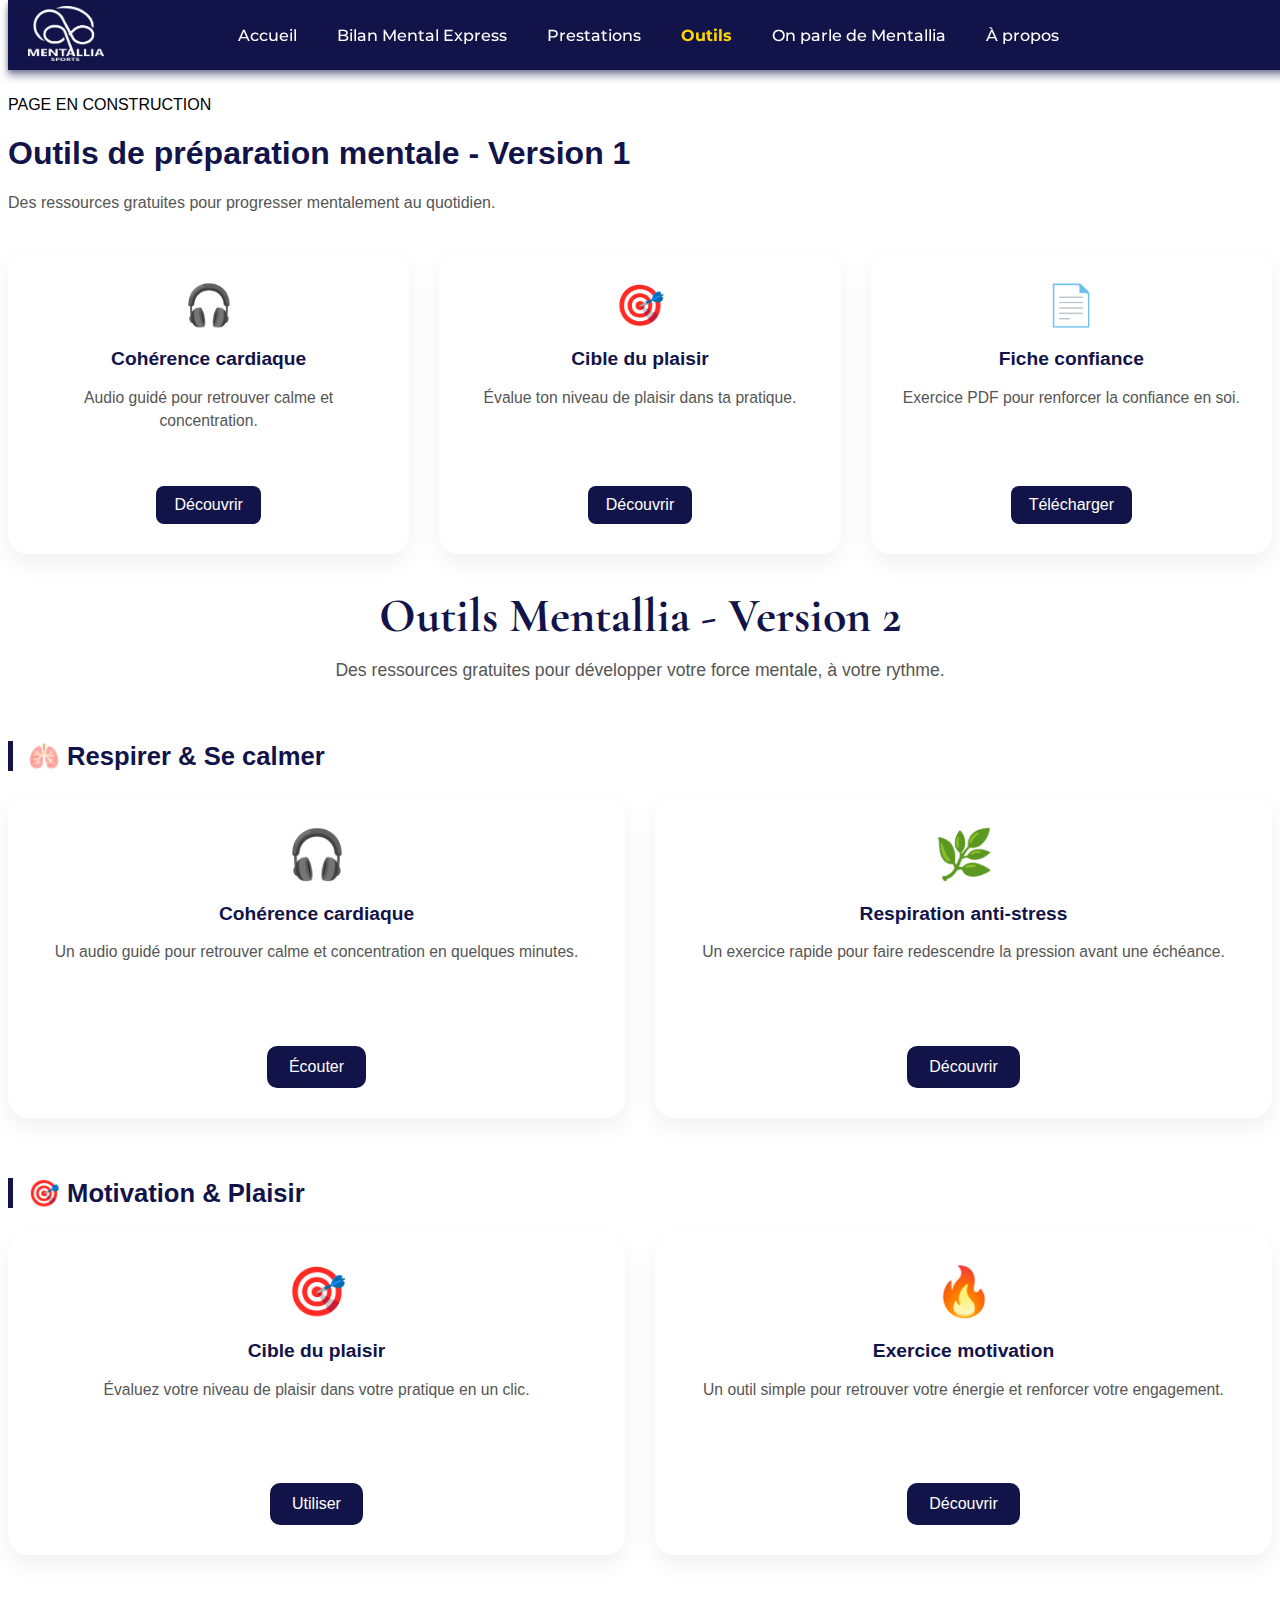
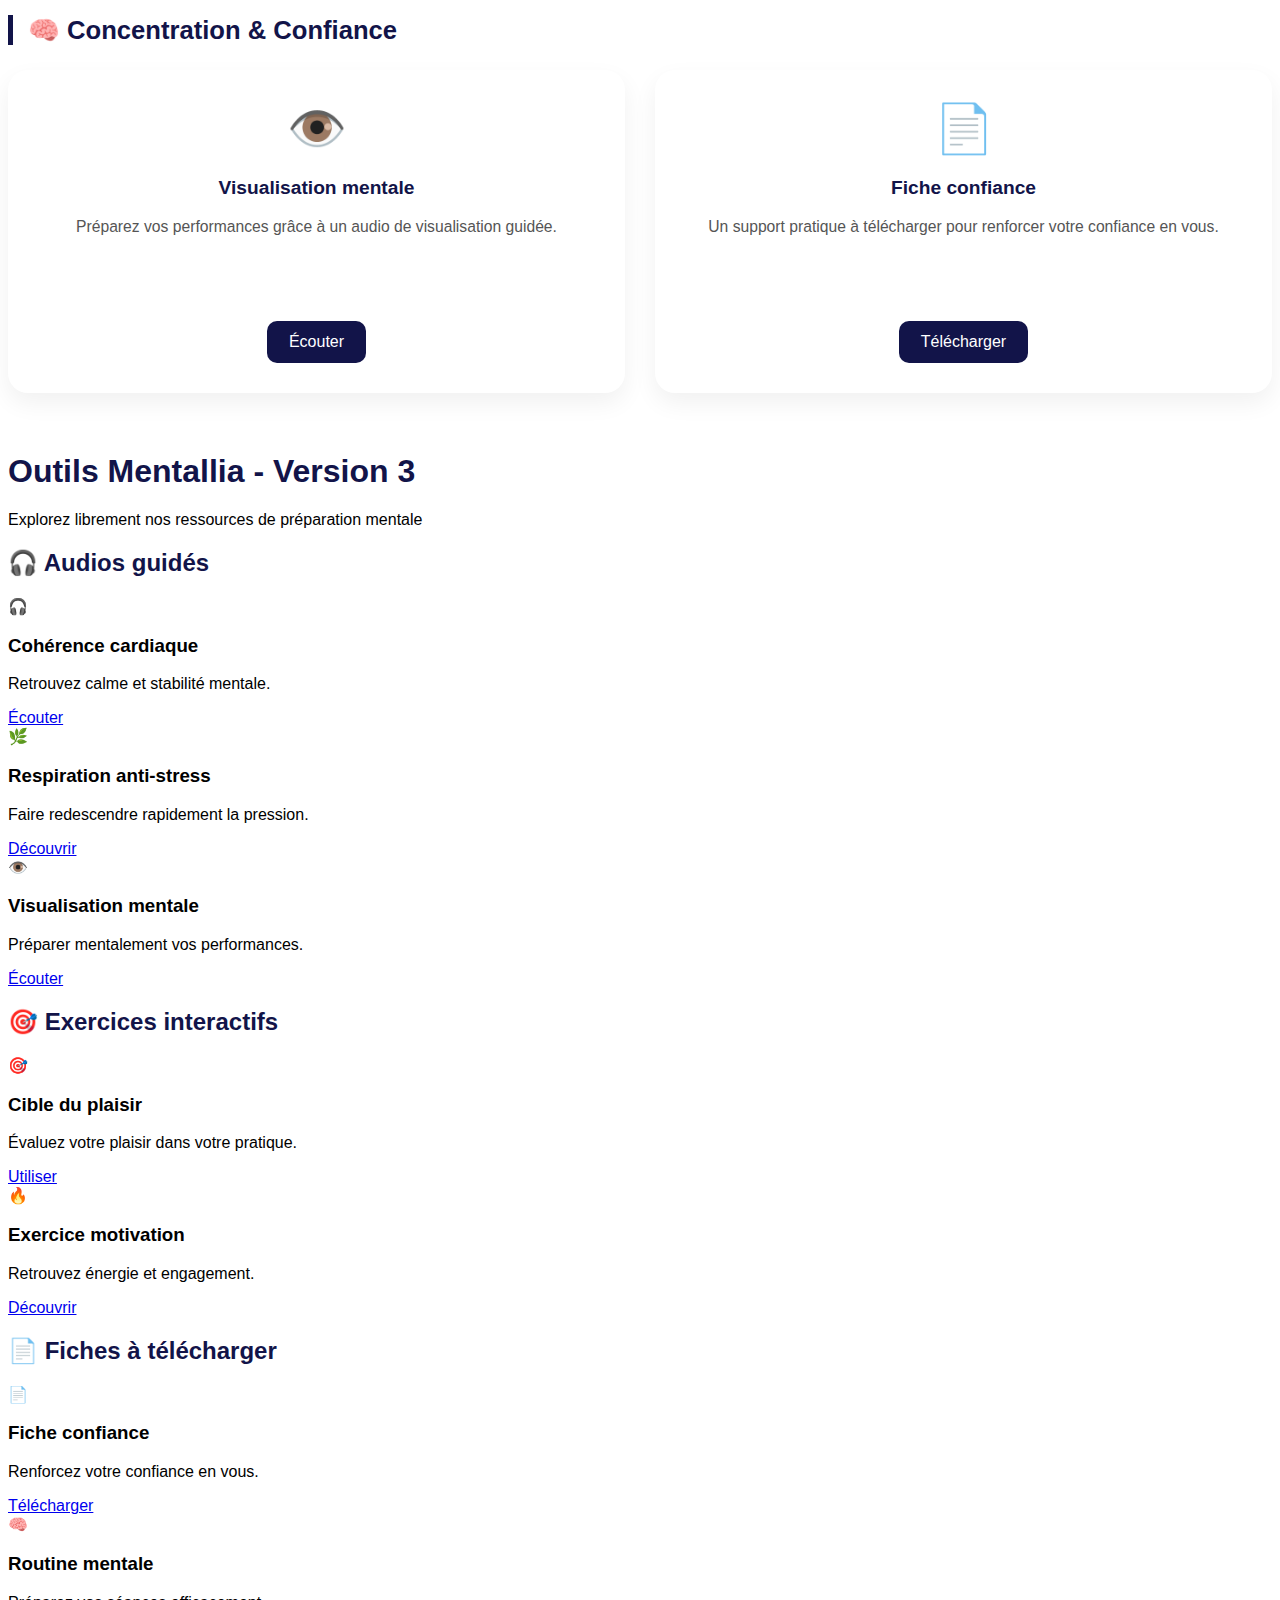
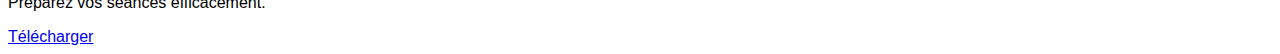
<file: outils.html>
<!DOCTYPE html>
<html lang="fr">
<head>
  <meta charset="UTF-8">
  <title>Mentallia – Outils</title>
  <meta name="viewport" content="width=device-width, initial-scale=1.0">
  <link rel="icon" href="favicon.png" type="image/png">
  <link rel="stylesheet" href="style.css">
  <link rel="preconnect" href="https://fonts.googleapis.com">
  <link rel="preconnect" href="https://fonts.gstatic.com" crossorigin>
  <link href="https://fonts.googleapis.com/css2?family=Montserrat:wght@500;600&display=swap" rel="stylesheet">
  <link href="https://fonts.googleapis.com/css2?family=Cormorant+Garamond:wght@600;700&display=swap" rel="stylesheet">
</head>

<body>

  <header class="site-header">
  <nav class="navbar">
    <!-- Logo à gauche -->
    <div class="nav-logo">
      <a href="index.html">
        <img src="images/logo-mentallia-blanc.png" alt="Mentallia" class="logo-navbar">
      </a>
    </div>  
    
    <!-- Liens centrés -->
    <ul class="nav-links">
      <li><a href="index.html">Accueil</a></li>
      <li><a href="bilan.html">Bilan Mental Express</a></li>
      <li><a href="prestations.html">Prestations</a></li>
      <li><a href="outils.html" class="active">Outils</a></li>
      <li><a href="avis.html">On parle de Mentallia</a></li>
      <li><a href="apropos.html">À propos</a></li>
      <!-- Tu pourras ajouter d'autres liens ici plus tard -->
    </ul>

    <!--Burger à droite -->
      <div class="menu-toggle" onclick="toggleMenu()">☰</div>
  </nav>
</header>

  <br/>

  <!--Début du texte -->
  PAGE EN CONSTRUCTION
  <section class="outils-section">
  <h1>Outils de préparation mentale - Version 1</h1>
  <p class="intro-outils">
    Des ressources gratuites pour progresser mentalement au quotidien.
  </p>

  <div class="outils-grid">

    <div class="outil-card">
      <div class="outil-icon">🎧</div>
      <h3>Cohérence cardiaque</h3>
      <p>Audio guidé pour retrouver calme et concentration.</p>
      <a href="audio1.html" class="outil-btn">Découvrir</a>
    </div>

    <div class="outil-card">
      <div class="outil-icon">🎯</div>
      <h3>Cible du plaisir</h3>
      <p>Évalue ton niveau de plaisir dans ta pratique.</p>
      <a href="cible-plaisir.html" class="outil-btn">Découvrir</a>
    </div>

    <div class="outil-card">
      <div class="outil-icon">📄</div>
      <h3>Fiche confiance</h3>
      <p>Exercice PDF pour renforcer la confiance en soi.</p>
      <a href="docs/confiance.pdf" class="outil-btn">Télécharger</a>
    </div>

  </div>
</section>

  <!-- outils.html -->
<section class="outils-premium">
  <div class="outils-hero">
    <h1>Outils Mentallia - Version 2</h1>
    <p>Des ressources gratuites pour développer votre force mentale, à votre rythme.</p>
  </div>

  <div class="outils-categories">

    <!-- Catégorie 1 -->
    <div class="categorie-bloc">
      <h2>🫁 Respirer & Se calmer</h2>
      <div class="outils-grid">

        <div class="outil-card">
          <div class="outil-visuel">🎧</div>
          <h3>Cohérence cardiaque</h3>
          <p>Un audio guidé pour retrouver calme et concentration en quelques minutes.</p>
          <a href="coherence.html" class="btn-outil">Écouter</a>
        </div>

        <div class="outil-card">
          <div class="outil-visuel">🌿</div>
          <h3>Respiration anti-stress</h3>
          <p>Un exercice rapide pour faire redescendre la pression avant une échéance.</p>
          <a href="respiration.html" class="btn-outil">Découvrir</a>
        </div>

      </div>
    </div>

    <!-- Catégorie 2 -->
    <div class="categorie-bloc">
      <h2>🎯 Motivation & Plaisir</h2>
      <div class="outils-grid">

        <div class="outil-card">
          <div class="outil-visuel">🎯</div>
          <h3>Cible du plaisir</h3>
          <p>Évaluez votre niveau de plaisir dans votre pratique en un clic.</p>
          <a href="cible-plaisir.html" class="btn-outil">Utiliser</a>
        </div>

        <div class="outil-card">
          <div class="outil-visuel">🔥</div>
          <h3>Exercice motivation</h3>
          <p>Un outil simple pour retrouver votre énergie et renforcer votre engagement.</p>
          <a href="motivation.html" class="btn-outil">Découvrir</a>
        </div>

      </div>
    </div>

    <!-- Catégorie 3 -->
    <div class="categorie-bloc">
      <h2>🧠 Concentration & Confiance</h2>
      <div class="outils-grid">

        <div class="outil-card">
          <div class="outil-visuel">👁️</div>
          <h3>Visualisation mentale</h3>
          <p>Préparez vos performances grâce à un audio de visualisation guidée.</p>
          <a href="visualisation.html" class="btn-outil">Écouter</a>
        </div>

        <div class="outil-card">
          <div class="outil-visuel">📄</div>
          <h3>Fiche confiance</h3>
          <p>Un support pratique à télécharger pour renforcer votre confiance en vous.</p>
          <a href="docs/confiance.pdf" class="btn-outil">Télécharger</a>
        </div>

      </div>
    </div>

  </div>
</section>

  <!-- outils.html : VERSION NETFLIX MENTALLIA -->

<section class="outils-netflix">

  <!-- HERO -->
  <div class="hero-netflix">
    <h1>Outils Mentallia - Version 3</h1>
    <p>Explorez librement nos ressources de préparation mentale</p>
  </div>

  <!-- LIGNE 1 -->
  <div class="outil-row">
    <h2>🎧 Audios guidés</h2>
    <div class="scroll-row">

      <div class="outil-tile">
        <div class="tile-thumb">🎧</div>
        <h3>Cohérence cardiaque</h3>
        <div class="tile-overlay">
          <p>Retrouvez calme et stabilité mentale.</p>
          <a href="coherence.html">Écouter</a>
        </div>
      </div>

      <div class="outil-tile">
        <div class="tile-thumb">🌿</div>
        <div class="tile-overlay">
          <h3>Respiration anti-stress</h3>
          <p>Faire redescendre rapidement la pression.</p>
          <a href="respiration.html">Découvrir</a>
        </div>
      </div>

      <div class="outil-tile">
        <div class="tile-thumb">👁️</div>
        <div class="tile-overlay">
          <h3>Visualisation mentale</h3>
          <p>Préparer mentalement vos performances.</p>
          <a href="visualisation.html">Écouter</a>
        </div>
      </div>

    </div>
  </div>

  <!-- LIGNE 2 -->
  <div class="outil-row">
    <h2>🎯 Exercices interactifs</h2>
    <div class="scroll-row">

      <div class="outil-tile">
        <div class="tile-thumb">🎯</div>
        <div class="tile-overlay">
          <h3>Cible du plaisir</h3>
          <p>Évaluez votre plaisir dans votre pratique.</p>
          <a href="cible-plaisir.html">Utiliser</a>
        </div>
      </div>

      <div class="outil-tile">
        <div class="tile-thumb">🔥</div>
        <div class="tile-overlay">
          <h3>Exercice motivation</h3>
          <p>Retrouvez énergie et engagement.</p>
          <a href="motivation.html">Découvrir</a>
        </div>
      </div>

    </div>
  </div>

  <!-- LIGNE 3 -->
  <div class="outil-row">
    <h2>📄 Fiches à télécharger</h2>
    <div class="scroll-row">

      <div class="outil-tile">
        <div class="tile-thumb">📄</div>
        <div class="tile-overlay">
          <h3>Fiche confiance</h3>
          <p>Renforcez votre confiance en vous.</p>
          <a href="docs/confiance.pdf">Télécharger</a>
        </div>
      </div>

      <div class="outil-tile">
        <div class="tile-thumb">🧠</div>
        <div class="tile-overlay">
          <h3>Routine mentale</h3>
          <p>Préparez vos séances efficacement.</p>
          <a href="docs/routine.pdf">Télécharger</a>
        </div>
      </div>

    </div>
  </div>

</section>
  
</body>
</file>
<file: style.css>
body {
  font-family: Arial, sans-serif;
  background-color: #ffffff;
  padding-top: 70px; /* espace pour la navbar fixe */
}

options: {
  responsive: true,
  maintainAspectRatio: false,
}

.separator-focus {
  width: 100%;
  height: 1px;
  max-width: 100%;
  margin: 50px 0;
  background-color: #121449;
  opacity: 0.4;
  position: relative;
}

.separator-focus::after {
  content: "";
  width: 8px;
  height: 8px;
  background-color: #ffd700;
  border-radius: 50%;
  position: absolute;
  left: 50%;
  top: 50%;
  transform: translate(-50%, -50%);
}

.hero {
  max-width: 1500px;
  margin: 50px auto;
  padding: 0 20px;
  text-align: center;
}

.hero-title {
  font-size: 2.2rem;
  font-weight: 700;
  margin-bottom: 30px;
  color: #121449;
}

.hero-text {
  font-size: 1.05rem;
  line-height: 1.7;
  margin-bottom: 20px;
}


h1, h2 {
  color: #121449;
}

.slider {
  width: 100%;
  margin-bottom: 20px;
}

button {
  padding: 15px;
  font-size: 16px;
  background-color: #121449;
  color: white;
  border: none;
  border-radius: 8px;
  width: 100%;
}

.question {
  margin-bottom: 30px;
}

.scale {
  display: flex;
  justify-content: space-between;
  font-size: 12px;
  color: #555;
  margin-top: 5px;
}

.slider {
  -webkit-appearance: none;
  width: 100%;
  height: 6px;
  border-radius: 5px;
  background: linear-gradient(
    to right,
    #121449 50%,
    #ddd 50%
  );
  outline: none;
  margin-top: 10px;
}

/* Le "bouton" du curseur */
.slider::-webkit-slider-thumb {
  -webkit-appearance: none;
  appearance: none;
  width: 22px;
  height: 22px;
  border-radius: 50%;
  background: #121449;
  cursor: pointer;
  transition: transform 0.2s;
}

.slider::-webkit-slider-thumb:hover {
  transform: scale(1.2);
}

.slider-container {
  position: relative;
  width: 100%;
  margin-top: 10px;
}

.slider-label {
  position: absolute;
  top: 28px; /* distance sous le curseur */
  transform: translateX(-50%);
  font-size: 12px;
  background-color: #121449;
  color: white;
  padding: 3px 8px;
  border-radius: 12px;
  white-space: nowrap;
  pointer-events: none;
  transition: left 0.15s ease;
}

.progress-container {
  width: 100%;
  height: 8px;
  background-color: #ddd;
  border-radius: 10px;
  margin-bottom: 25px;
  overflow: hidden;
}

.progress-bar {
  height: 100%;
  width: 0%;
  background-color: #121449;
  transition: width 0.3s ease;
}

.step {
  display: none;
}

.step.active {
  display: block;
}

#prevBtn {
  margin-top: 10px;
  background-color: #6b7280; /* gris */
}

.intro {
  font-size: 1.15rem;   /* légèrement plus grand */
  font-weight: bold;  /* sécurité si jamais <strong> est retiré */
  max-width: 1500px;
  margin: 10px auto;
  padding: 0 20px;
  text-align: center;
}

/* Grille Partenaires */
.partner-grid {
  display: grid;
  grid-template-columns: repeat(4, 1fr);
  gap: 40px;
  margin: 40px 0;
  align-items: end;
}

.partner-item {
  text-align: center;
}

.partner-item img {
  max-width: 100px;
  height: auto;
  margin-bottom: 5px;
  transition: transform 0.3s ease;
}

.partner-grid .partner-item p {
  font-size: 0.9rem;
  color: #121449;
  text-align: center;
}

.partner-item:hover img {
  transform: scale(1.05);
}

@media (max-width: 900px) {
  .partner-grid {
    grid-template-columns: repeat(2, 1fr);
  }
}

@media (max-width: 500px) {
  .partner-grid {
    grid-template-columns: 1fr;
  }
}

.home-page .header { /*mise en page en-tête page index.html */
  display: flex;
  justify-content: center;
  align-items: center;
  padding: 20px;
}

.home-page h2 {
  font-size: 1.5rem;
  margin-top: 30px;
  margin-bottom: 15px;
}
.home p {
  font-size: 1.1rem;
  line-height: 1.6;
  margin-bottom: 20px;
  text-align: justify;
}

.home ul {
  list-style: disc;
  font-family: 'Montserrat', sans-serif;
  text-align: left;
  margin: 0 auto 30px auto;
  padding-left: 20px;
  max-width: 600px;
}

.bilan-page .header { /*mise en page en-tête page bilan.html */
  display: flex;
  justify-content: center;
  align-items: center;
  padding: 20px;
}
.bilan-page .logo {
  height: 50px;
}

.bilan-send {
  max-width: 400px;
  margin: 30px auto;
  text-align: center;
}

.bilan-send input {
  width: 100%;
  padding: 10px;
  margin-bottom: 10px;
}

.bilan-send button {
  background: #121449;
  color: white;
  border: none;
  padding: 12px;
  cursor: pointer;
}


.home-page {
  text-align: center;
}

.logo-main {
  max-width: 200px;
  width: 100%;
  height: auto;
  margin: 40px auto;
  display: block;
}

.start-btn {
  display: inline-block;
  margin-top: 30px;
  padding: 15px 25px;
  background-color: #121449;
  color: white;
  text-decoration: none;
  font-size: 1.1rem;
  font-weight: bold;
  border-radius: 8px;
}

.start-btn:hover {
  background-color: #121449;
}

.back-home {
  text-decoration: none;
  font-weight: bold;
  color: #1e3a8a;
  font-size: 0.95rem;
}

.back-home:hover {
  text-decoration: underline;
}

.pdf-inline {
  font-style: italic;
  color: #121449;
  font-size: 0.75rem;
}

.pdf-inline a {
  color: #121449;
  text-decoration: none;
}

.pdf-inline a:hover {
  color: #ffec1f;
  text-decoration: underline;
}



/* Barre de navigation */
.navbar {
  position: fixed;
  top: 0;
  width: 100%;
  height: 70px;
  background-color: #121449;
  display: flex;
  align-items: center;
  justify-content: center;
  padding: 0 16px;
  box-sizing: border-box;
  z-index: 2000;
  box-shadow: 0 6px 8px rgba(18, 20, 73, 0.4), 0 2px 4px rgba(18, 20, 73, 0.3);
}

.nav-logo {
  display: flex;
  position: absolute;
  left: 20px;
  align-items: center;
  height: 100%;
}

.logo-navbar {
  max-height: 55px;
  width: auto;
}

.nav-links {
  list-style: none;
  display: flex;
  justify-content: center;
  align-items: center;
  gap: 30px; /* espace entre les liens */
  margin: 0;
  padding: 0;
}

/* Liens normaux */
.nav-links li {
  display: flex;
  align-items: center;
  height: 70px; /* même hauteur que la navbar */
}

.nav-links li a {
  text-decoration: none;
  font-family: 'Montserrat', sans-serif;
  color: white;
  font-weight: 500;
  display: flex;
  align-items: center;
  padding: 0 5px;
  transition: color 0.3s, opacity 0.3s;
}

/* Lien visité */
.nav-links li a:visited {
  color: white;
}

/* Survol  */
.nav-links li a:hover {
  opacity: 0.7;
  color: #ffd700; /* Couleur d'accent au survol */
}

/*Onglet actif */
.nav-links li a.active {
  color: #ffd700;
  font-weight: 700;
}

  .menu-toggle {
  display: none;
  font-size: 28px;
  color: white;
  cursor: pointer;
  flex: 0 0 auto;
}

@media (max-width: 768px) {
  .nav-links {
    position: fixed;
    top: 70px;
    left: 0;
    width: 100%;
    background-color: #121449;
    flex-direction: column;
    align-items: center;
    display: none;
    padding: 20px 0;
  }

  .nav-links.active {
    display: flex;
  }

  .menu-toggle {
    display: block;
    margin-left: auto; /* pousse le burger à droite */
  }
}


/* Footer */
.footer {
  background-color: #121449; /* bleu Mentallia */
  color: white;
  padding: 20px 20px;
  margin-top: 40px;
}

.footer a {
  color: white;
  text-decoration: none;
}

.footer a:hover {
  opacity: 0.7;
}

/* Grid */
.footer-grid {
  display: grid;
  grid-template-columns: repeat(3, 1fr);
  gap: 20px;
  align-items: center;
  max-width: 1200px;
  margin: 0 auto;
  text-align: center;
}

/* Colonnes */
.footer-col h3 {
  margin-bottom: 15px;
  font-size: 1.2rem;
}

.footer-col p {
  margin: 5px 0;
}

/* Réseaux sociaux */
.footer-social {
  display: flex;
  justify-content: center;
  gap: 15px;
}

.social-icon {
  width: 30px;
  height: 30px;
}

/* Responsive : mobile */
@media (max-width: 768px) {
  .footer-grid {
    grid-template-columns: 1fr;
    gap: 15px;
  }

  .footer-social {
    justify-content: center;
  }
}


.about-container {
  display: flex;
  max-width: 1200px;
  margin: 80px auto;
  padding: 0 20px;
  gap: 40px;
  align-items: flex-start;
  flex-wrap: wrap;
}

.about-photo {
  flex: 0 0 400px; /* largeur fixe réduite */
  width: 100%;      /* s’adapte au conteneur mais limité par flex */
  max-width: 400px; /* ne dépasse jamais 180px */
  border-radius: 10px;
}

.about-text {
  flex: 1;
  min-width: 250px;
}

    .about-text h1 {
      font-size: 2rem;
      font-weight: 600;
      margin-bottom: 20px;
    }

    .about-text p {
      margin-bottom: 20px;
      font-size: 1rem;
      text-align: justify;
    }

    /* Responsive : image au-dessus du texte sur mobile */
    @media (max-width: 768px) {
      .about-container {
        flex-direction: column;
        align-items: center;
      }

      .about-text {
        text-align: center;
      }
    }

.presta-page .header
  display: flex;
  justify-content: center;
  align-items: center;
  padding: 20px;
}

.presta-page {
  flex: 1;
  min-width: 250px;
  padding: 20px;
  justify-content: center;
  align-items: center;
}

.presta {
  max-width: 1500px;
  margin: 50px auto;
  padding: 0 20px;
  text-align: left;
}

    .presta-text h1 {
      font-size: 2rem;
      font-weight: 600;
      margin-bottom: 20px;
    }

    .presta-text h2 {
      font-size: 1.5rem;
      margin-top: 30px;
      margin-bottom: 15px;
    }

    .presta h3 {
      font-size: 1.3rem;
      margin-bottom: 5px
    }

    .presta-text p {
      margin-bottom: 20px;
      font-size: 1rem;
      text-align: justify;
    }

.presta-text ul {
  list-style: disc;
  text-align: left;
  margin: 0 auto 30px auto;
  padding-left: 20px;
  max-width: 600px;
}

.presta-grid {
  display: grid;
  grid-template-columns: repeat(2, 1fr);
  gap: 60px;
}

.presta-card {
  text-align: center;
}

.presta-image {
  width: 100%;
  max-width: 300px;
  height: auto;
  border-radius: 10px;
  margin-bottom: 20px;
}

@media (max-width: 768px) {
  .presta-grid {
    grid-template-columns: 1fr;
    gazp: 50px;
  }
}

audio {
  width: 260px;
  max-width: 100%;
  height:28px;
  margin-top: 5px;
  vertical-align: middle;
}


.center-text {
  text-align: center;
  margin: 40px 0;
}

.custom-list2 {
  list-style: none;
  padding-left: 0;
  text-align: left;
  max-width: 400px;
  margin: 0 auto;
}

.custom-list2 li {
  position: relative;
  padding-left: 25px;
  margin-bottom: 10px;
}

.custom-list2 li::before {
  content: "➤";
  position: absolute;
  left: 0;
}

.align-left {
  text-align: left;
}

.custom-list.align-left {
  margin-left: 0;
  margin-right: auto;
}


/* Page avis */
.avis-page {
  max-width: 1200px;
  margin: 50px auto;
  padding: 0 20px;
}

.avis-header {
  text-align: center;
  margin-bottom: 50px;
}

.avis-header h1 {
  font-size: 2.2rem;
  color: #121449;
  margin-bottom: 15px;
}

.avis-subtitle {
  fontsize: 2.0rem;
  max-width: 700px;
  color: #121449;
  margin: 0 auto;
}

.avis-list {
  display: flex;
  flex-direction: column;
  gap: 50px;
}

.avis-item {
  display: grid;
  grid-template-columns: 120px 40px 1fr;
  gap: 20px;
  align-items: center;
}

.avis-logo img {
  max-width: 80px;
  height: auto;
}

.avis-quote {
  font-family: 'Cormorant Garamond', serif;
  font-size: 5rem;
  font-weight: 700;
  color: #ffd700;
  opacity: 0.85;
  line-height: 0.8;
  text-align: center;
}

.avis-texte p {
  font-size: 1.50rem;
  line-height: 1.6;
  margin-bottom: 10px;
}

.avis-text strong {
  color: #121449;
  font-weight: 600;
}


.avis-design {
  font-family: 'Cormorant Garamond', serif;
  font-size: 5rem;
  font-weight: 700;
  color: #ffd700;
  opacity: 0.85;
  line-height: 0.8;
  text-align: center;
}


@media (max-width: 768px) {
  .avis-item {
    grid-template-columns: 1fr;
    text-align: center;
    row-gap: 4px;
    align-items: start;
  }

  .avis-quote {
    display: none;
  }

  .avis-logo img {
    margin: 0 auto 15px;
  }
  .avis-design {
    margin-bottom: -6px;
    padding-left: 0;
    line-height: 1;
    font-size: 2.2rem;
    line-height: 0.7;
  }

  .avis-design::before {
    font-size: 2.2rem;
    top: 0;
  }

  .avis-text {
    margin-top: 0;
  }

  .avis-text p {
    margin-top: 0;
  }
}

@media (min-width: 769px) {

  .radar-wrapper {
    height: calc(100vh - 260px); /* ajuste si besoin */
    max-width: 650px;
    margin: 0 auto;
  }

  #radarChart {
    width: 100% !important;
    height: 100% !important;
    display: block;
  }
}

.popup {
  position: fixed;
  top: 0;
  left: 0;
  width: 100%;
  height: 100%;
  background: rgba(0,0,0,0.6);
  display: none;
  align-items: center;
  justify-content: center;
  z-index: 9999;
}

.popup-content {
  background: white;
  padding: 30px;
  border-radius: 12px;
  text-align: center;
  max-width: 300px;
}

.popup-content button {
  margin-top: 15px;
  padding: 10px 20px;
  background: #121449;
  color: white;
  border: none;
  cursor: pointer;
}

'Outils
.outils-section {
  padding: 60px 20px;
  text-align: center;
}

.intro-outils {
  margin-bottom: 40px;
  color: #555;
}

.outils-grid {
  display: grid;
  grid-template-columns: repeat(auto-fit, minmax(250px, 1fr));
  gap: 30px;
}

.outil-card {
  background: white;
  border-radius: 16px;
  padding: 25px;
  box-shadow: 0 6px 18px rgba(0,0,0,0.08);
  transition: transform 0.3s ease;
}

.outil-card:hover {
  transform: translateY(-5px);
}

.outil-icon {
  font-size: 40px;
  margin-bottom: 15px;
}

.outil-btn {
  display: inline-block;
  margin-top: 15px;
  padding: 10px 18px;
  background: #121449;
  color: white;
  text-decoration: none;
  border-radius: 8px;
}

'Outils2

/* STYLE PREMIUM OUTILS */

.outils-premium {
  padding: 60px 8%;
  background: #f9fafc;
  min-height: 100vh;
}

.outils-hero {
  text-align: center;
  margin-bottom: 60px;
}

.outils-hero h1 {
  font-family: 'Cormorant Garamond', serif;
  font-size: 3rem;
  color: #121449;
  margin-bottom: 15px;
}

.outils-hero p {
  font-size: 1.1rem;
  color: #555;
  max-width: 700px;
  margin: auto;
}

.categorie-bloc {
  margin-bottom: 60px;
}

.categorie-bloc h2 {
  font-size: 1.6rem;
  color: #121449;
  margin-bottom: 25px;
  border-left: 5px solid #121449;
  padding-left: 15px;
}

.outils-grid {
  display: grid;
  grid-template-columns: repeat(auto-fit, minmax(260px, 1fr));
  gap: 30px;
}

.outil-card {
  background: white;
  border-radius: 20px;
  padding: 30px;
  box-shadow: 0 10px 25px rgba(0,0,0,0.06);
  transition: all 0.3s ease;
  text-align: center;
}

.outil-card:hover {
  transform: translateY(-8px);
  box-shadow: 0 18px 35px rgba(0,0,0,0.10);
}

.outil-visuel {
  font-size: 3rem;
  margin-bottom: 20px;
}

.outil-card h3 {
  color: #121449;
  margin-bottom: 15px;
  font-size: 1.2rem;
}

.outil-card p {
  color: #555;
  font-size: 0.98rem;
  line-height: 1.5;
  min-height: 70px;
}

.btn-outil {
  display: inline-block;
  margin-top: 20px;
  padding: 12px 22px;
  background: #121449;
  color: white;
  text-decoration: none;
  border-radius: 10px;
  transition: 0.3s ease;
}

.btn-outil:hover {
  background: #1f2575;
}

/* Responsive mobile */
@media (max-width: 768px) {
  .outils-hero h1 {
    font-size: 2.2rem;
  }

  .categorie-bloc h2 {
    font-size: 1.3rem;
  }
}
</file>
